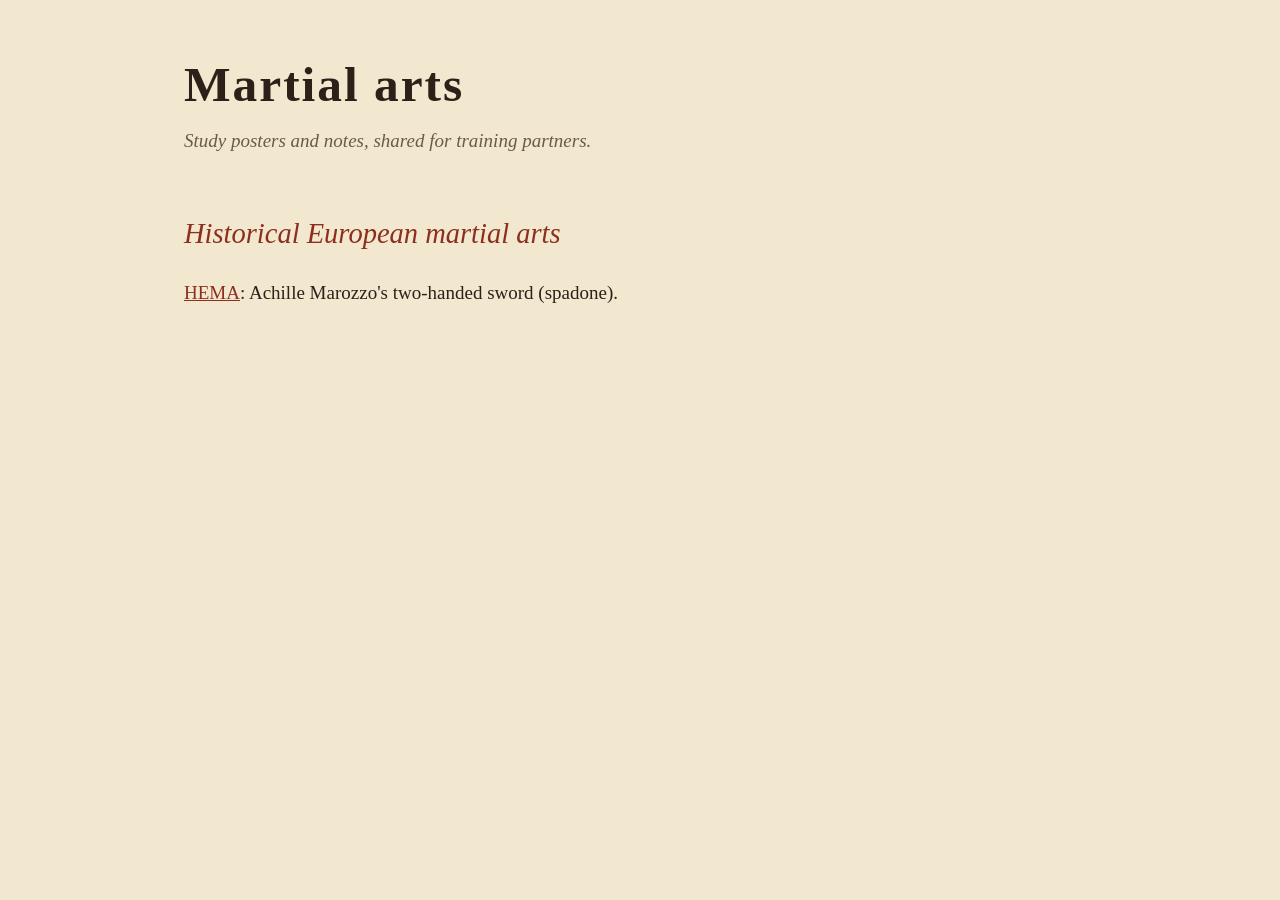
<file: index.html>
<!doctype html>
<html lang="en"><head><meta charset="utf-8"><meta name="viewport" content="width=device-width,initial-scale=1">
<title>Martial arts</title><link rel="stylesheet" href="style.css"></head>
<body><main>
<h1>Martial arts</h1>
<p class="sub">Study posters and notes, shared for training partners.</p>
<h2>Historical European martial arts</h2>
<p><a href="hema/">HEMA</a>: Achille Marozzo's two-handed sword (spadone).</p>
</main></body></html>
</file>
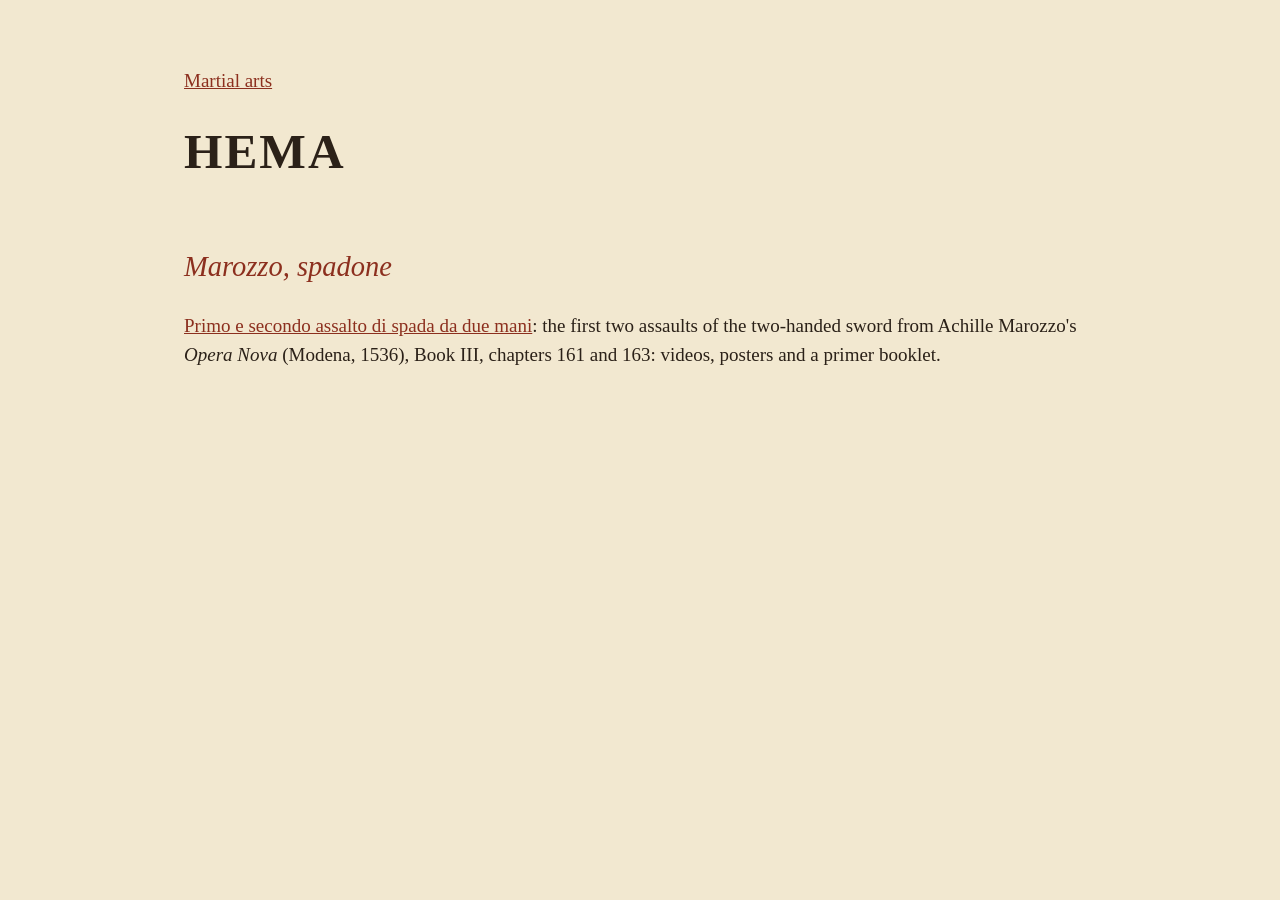
<file: hema/index.html>
<!doctype html>
<html lang="en"><head><meta charset="utf-8"><meta name="viewport" content="width=device-width,initial-scale=1">
<title>HEMA</title><link rel="stylesheet" href="../style.css"></head>
<body><main>
<p><a href="../">Martial arts</a></p>
<h1>HEMA</h1>
<h2>Marozzo, spadone</h2>
<p><a href="marozzo-spadone/">Primo e secondo assalto di spada da due mani</a>: the first two assaults of the two-handed sword from Achille Marozzo's <i>Opera Nova</i> (Modena, 1536), Book III, chapters 161 and 163: videos, posters and a primer booklet.</p>
</main></body></html>
</file>
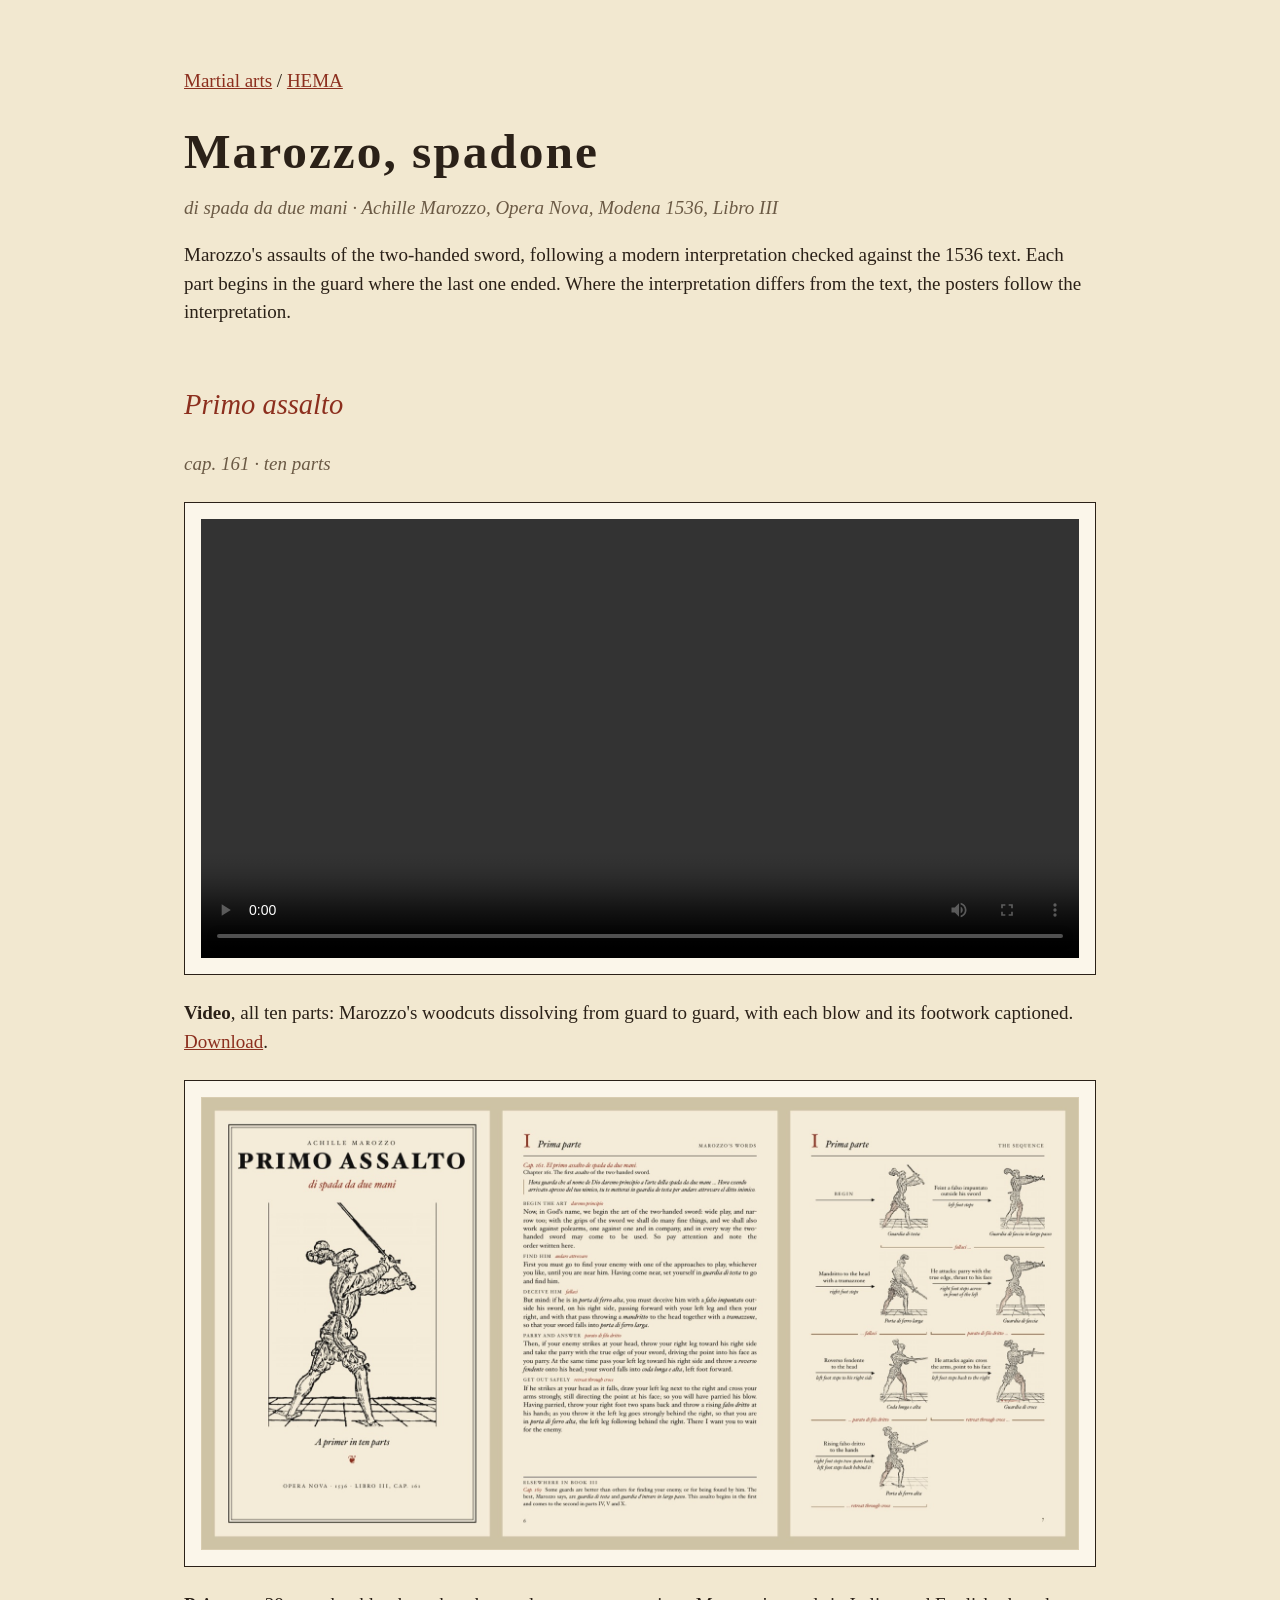
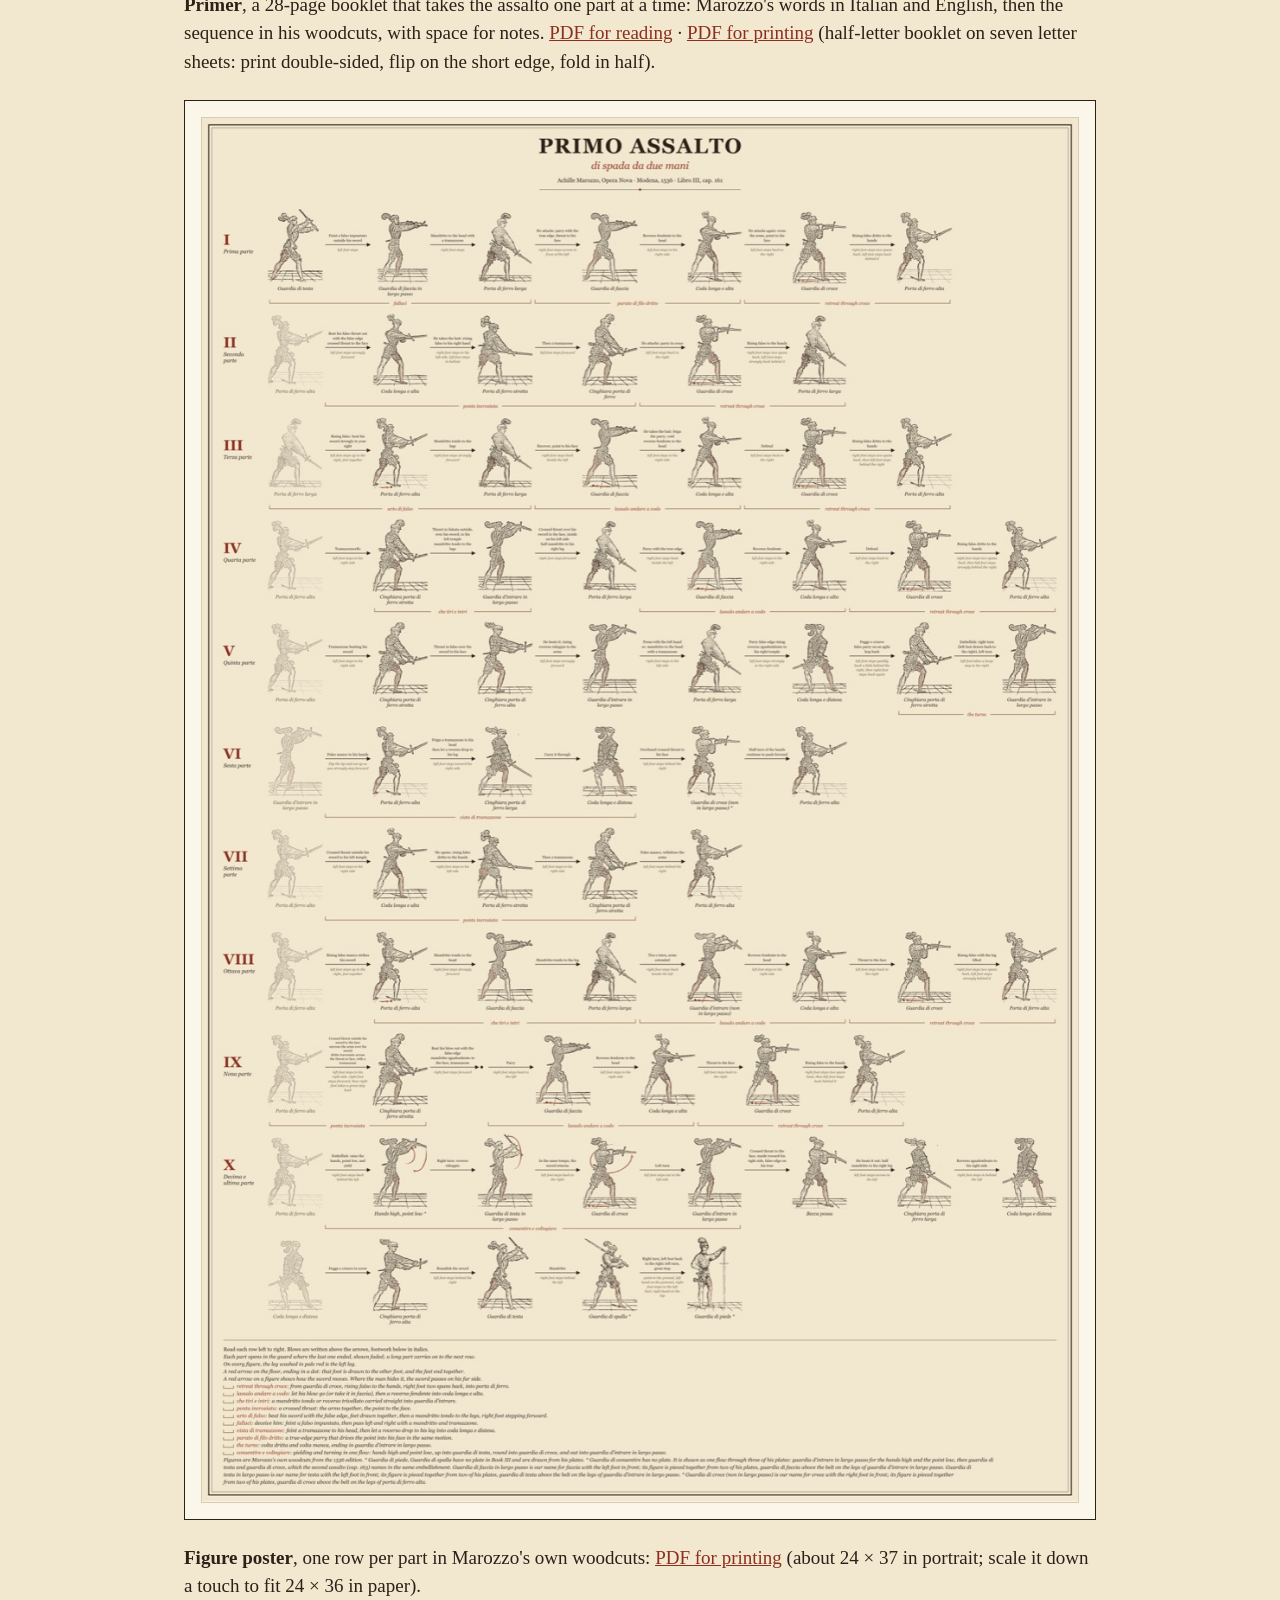
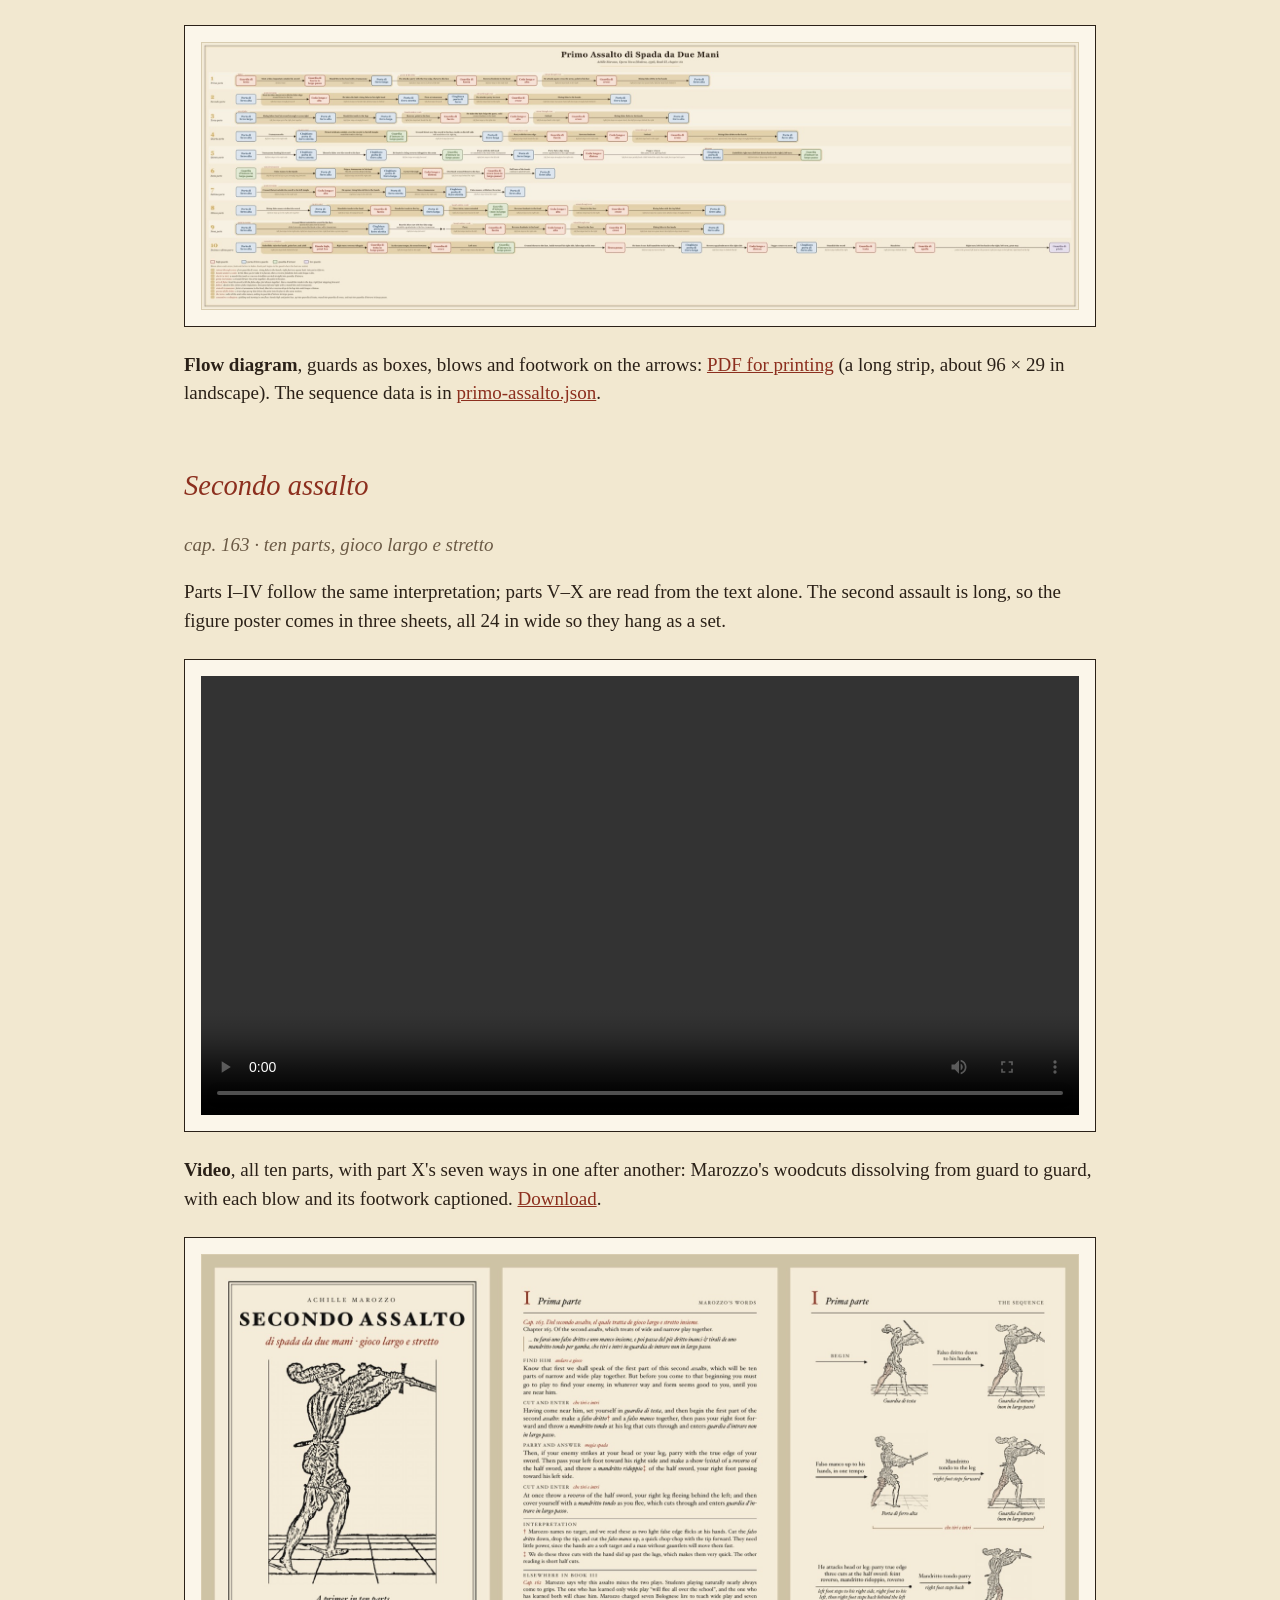
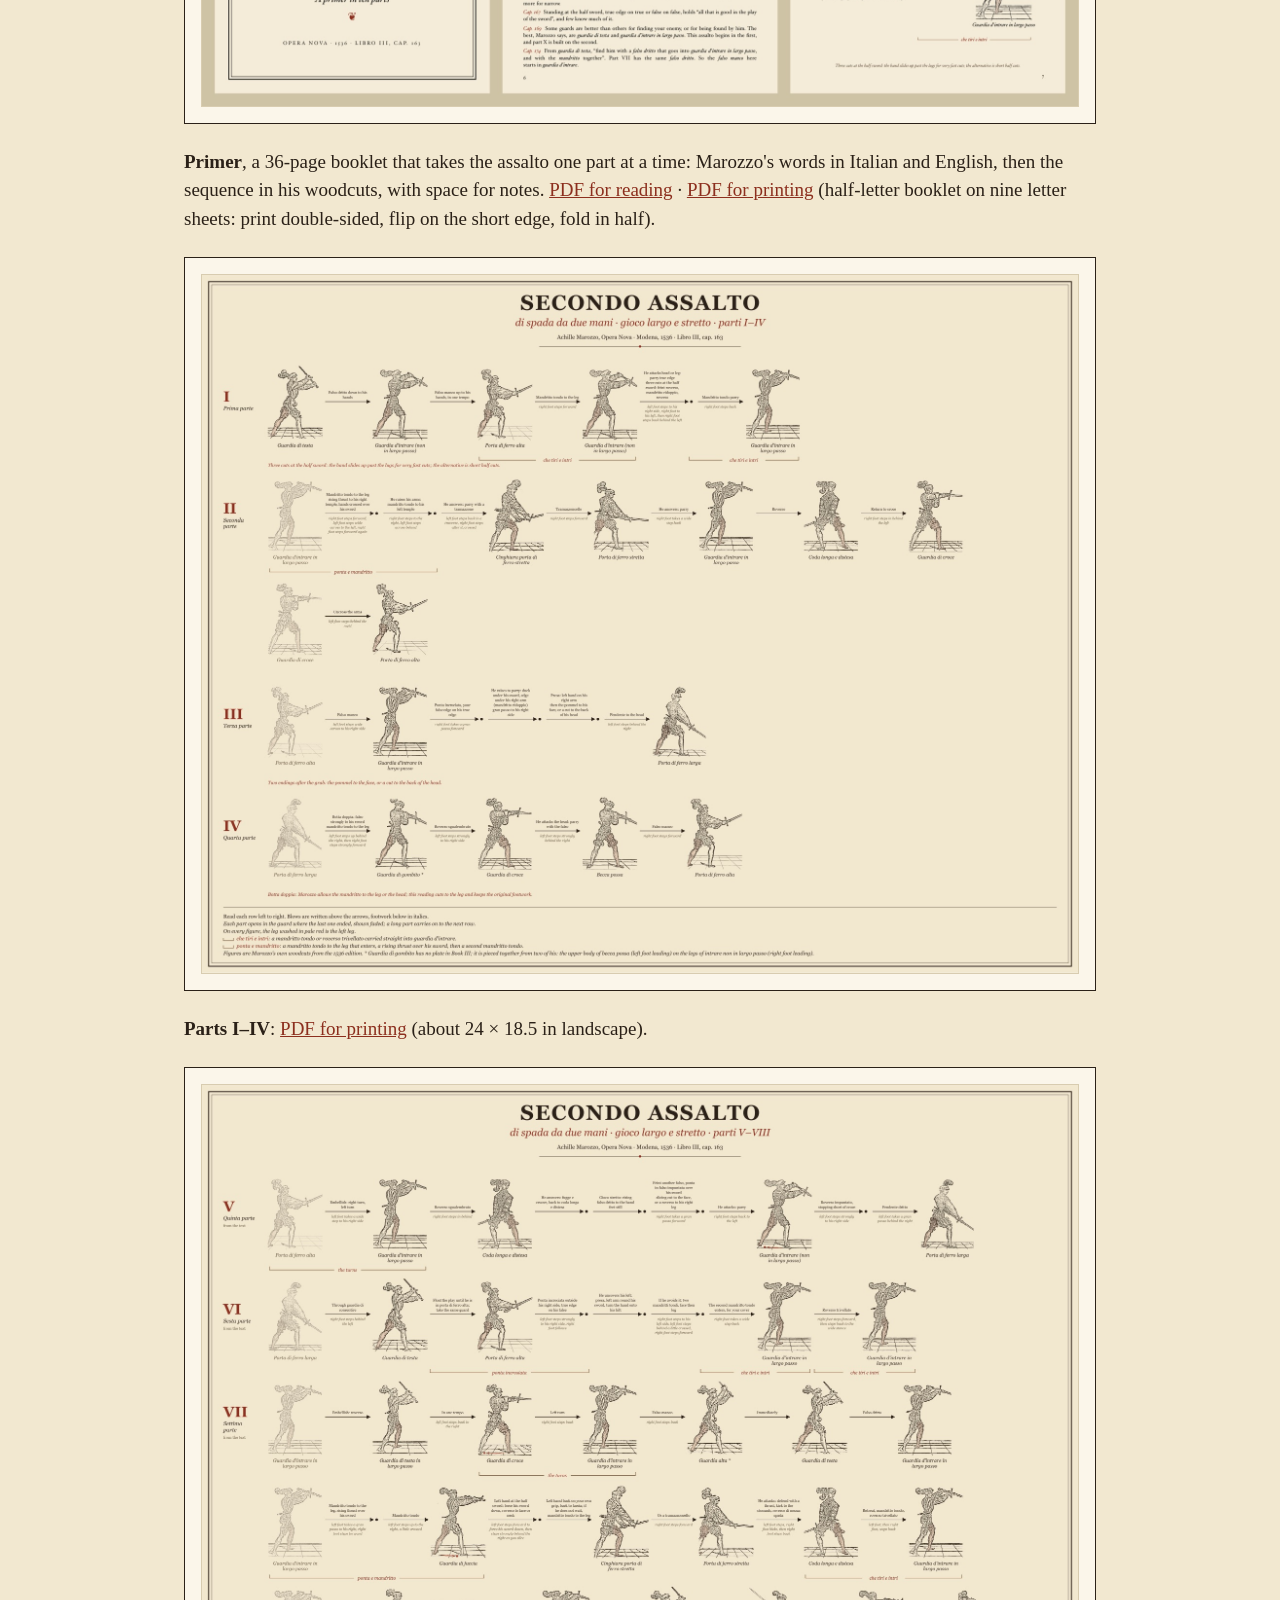
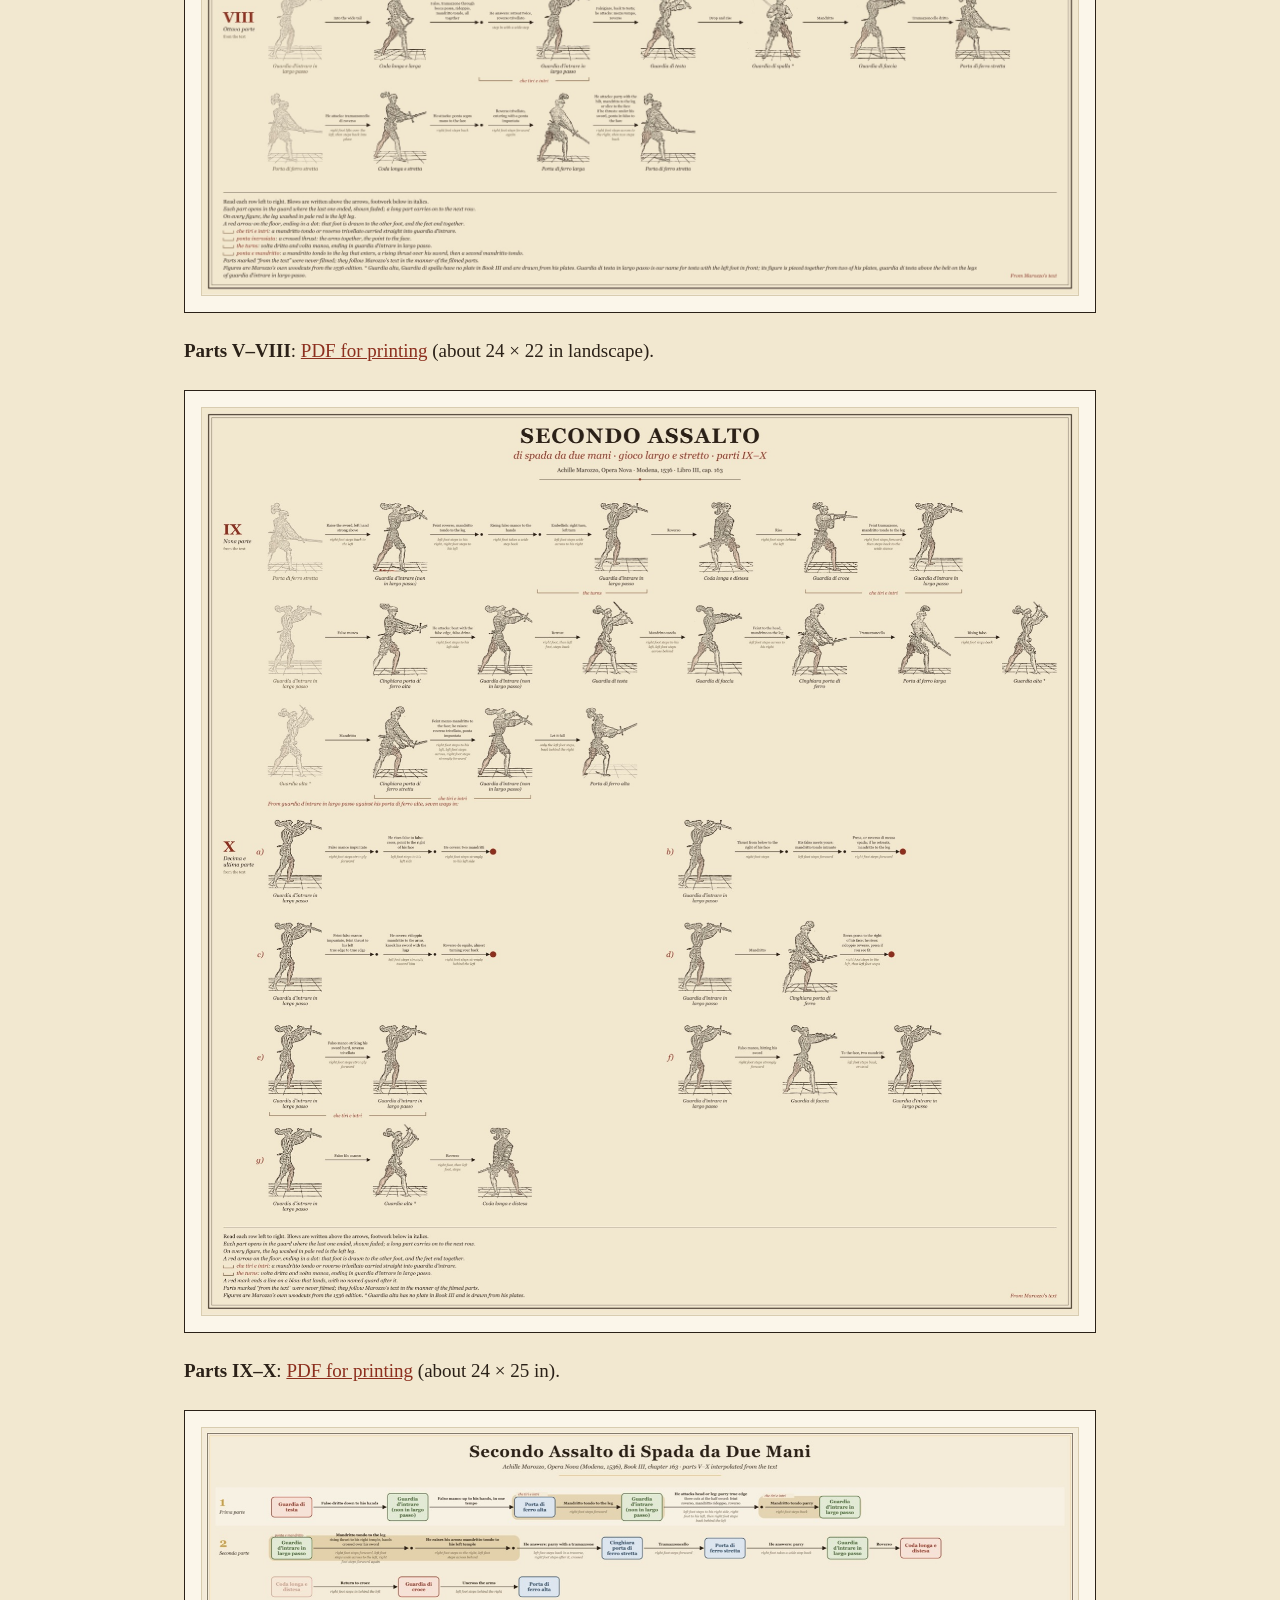
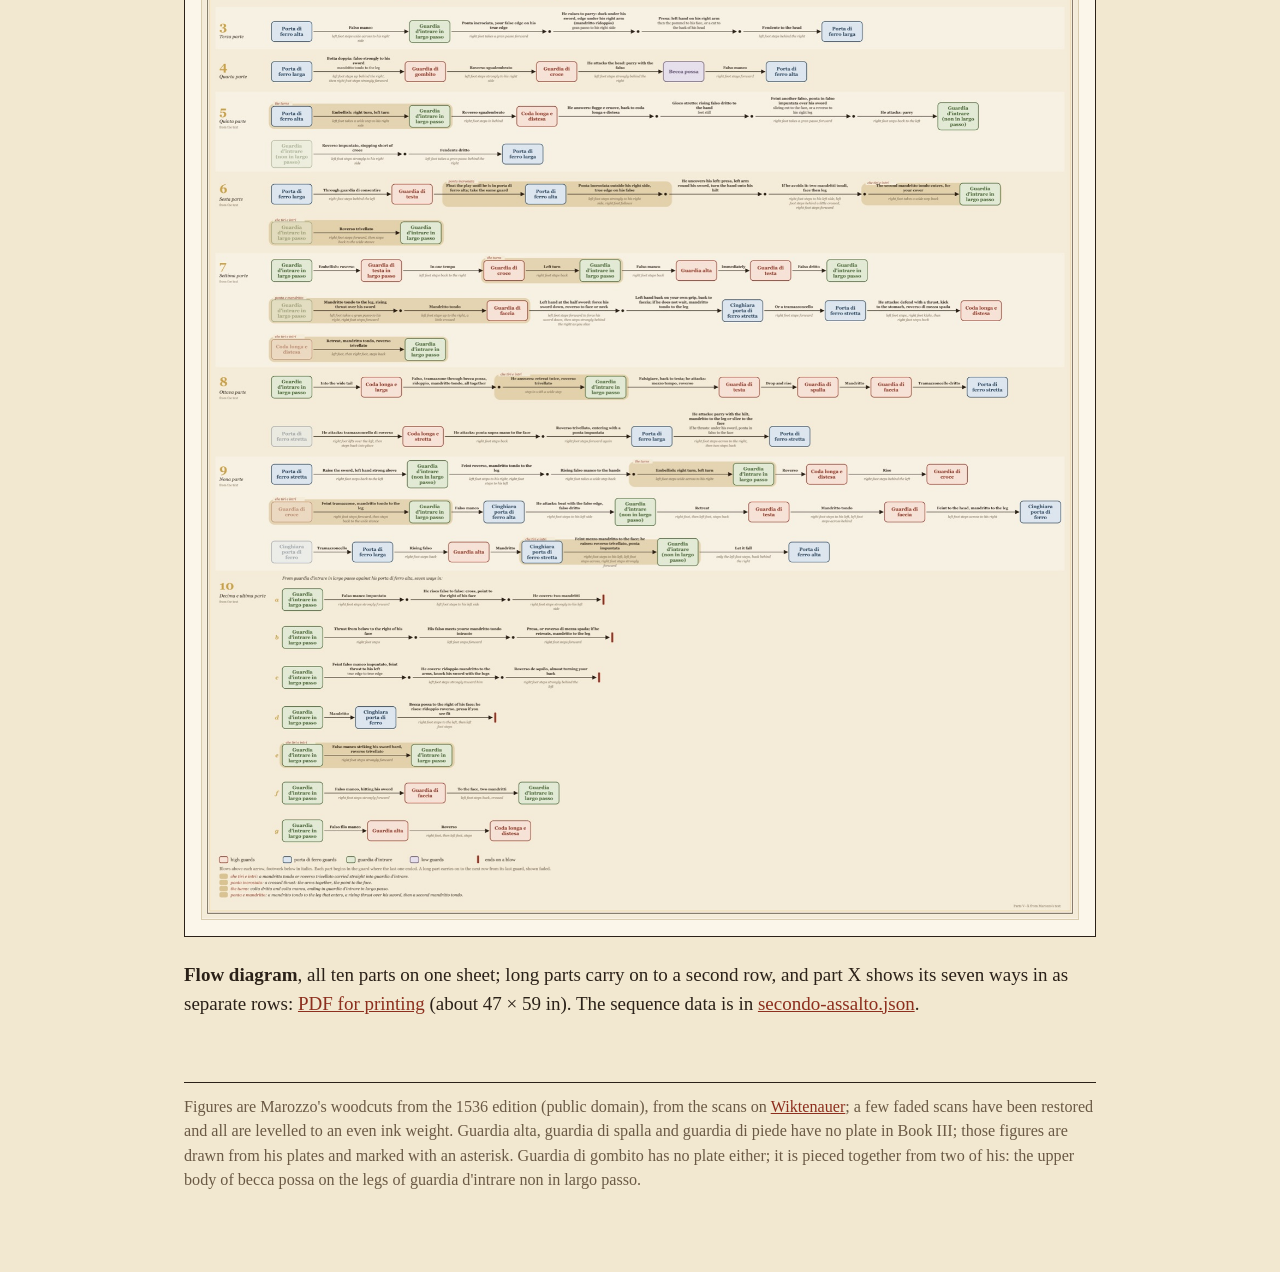
<file: hema/marozzo-spadone/index.html>
<!doctype html>
<html lang="en"><head><meta charset="utf-8"><meta name="viewport" content="width=device-width,initial-scale=1">
<title>Marozzo, spadone: primo e secondo assalto</title><link rel="stylesheet" href="../../style.css"></head>
<body><main>
<p><a href="../../">Martial arts</a> / <a href="../">HEMA</a></p>
<h1>Marozzo, spadone</h1>
<p class="sub">di spada da due mani · Achille Marozzo, <i>Opera Nova</i>, Modena 1536, Libro III</p>
<p>Marozzo's assaults of the two-handed sword, following a modern interpretation checked against
the 1536 text. Each part begins in the guard where the last one ended. Where the interpretation
differs from the text, the posters follow the interpretation.</p>

<h2 id="primo">Primo assalto</h2>
<p class="sub">cap. 161 · ten parts</p>

<div class="card"><video src="primo-assalto.mp4" controls preload="metadata" style="width:100%;display:block"></video></div>
<p class="links"><b>Video</b>, all ten parts: Marozzo's woodcuts dissolving from guard to guard, with each blow and its
footwork captioned. <a href="primo-assalto.mp4">Download</a>.</p>

<a class="card" href="primo-assalto-primer.pdf">
<img src="primo-assalto-primer.jpg" alt="Primer booklet: the cover and the two facing pages of part I">
</a>
<p class="links"><b>Primer</b>, a 28-page booklet that takes the assalto one part at a time: Marozzo's words in
Italian and English, then the sequence in his woodcuts, with space for notes.
<a href="primo-assalto-primer.pdf">PDF for reading</a> ·
<a href="primo-assalto-primer-print.pdf">PDF for printing</a> (half-letter booklet on seven letter sheets:
print double-sided, flip on the short edge, fold in half).</p>

<a class="card" href="primo-assalto-figures.pdf">
<img src="primo-assalto-figures.jpg" alt="Poster: the first assault as a sequence of Marozzo's woodcut figures">
</a>
<p class="links"><b>Figure poster</b>, one row per part in Marozzo's own woodcuts:
<a href="primo-assalto-figures.pdf">PDF for printing</a> (about 24 × 37 in portrait; scale it down a touch to fit 24 × 36 in paper).</p>

<a class="card" href="primo-assalto-flow.pdf">
<img src="primo-assalto-flow.jpg" alt="Poster: the first assault as a flow diagram of guards and blows">
</a>
<p class="links"><b>Flow diagram</b>, guards as boxes, blows and footwork on the arrows:
<a href="primo-assalto-flow.pdf">PDF for printing</a> (a long strip, about 96 × 29 in landscape).
The sequence data is in <a href="primo-assalto.json">primo-assalto.json</a>.</p>

<h2 id="secondo">Secondo assalto</h2>
<p class="sub">cap. 163 · ten parts, gioco largo e stretto</p>
<p>Parts I–IV follow the same interpretation; parts V–X are read from the text alone. The second assault
is long, so the figure poster comes in three sheets, all 24 in wide so they hang as a set.</p>

<div class="card"><video src="secondo-assalto.mp4" controls preload="metadata" style="width:100%;display:block"></video></div>
<p class="links"><b>Video</b>, all ten parts, with part X's seven ways in one after another: Marozzo's woodcuts dissolving from guard to guard, with each blow and its
footwork captioned. <a href="secondo-assalto.mp4">Download</a>.</p>

<a class="card" href="secondo-assalto-primer.pdf">
<img src="secondo-assalto-primer.jpg" alt="Primer booklet: the cover and the two facing pages of part I">
</a>
<p class="links"><b>Primer</b>, a 36-page booklet that takes the assalto one part at a time: Marozzo's words in
Italian and English, then the sequence in his woodcuts, with space for notes.
<a href="secondo-assalto-primer.pdf">PDF for reading</a> ·
<a href="secondo-assalto-primer-print.pdf">PDF for printing</a> (half-letter booklet on nine letter sheets:
print double-sided, flip on the short edge, fold in half).</p>

<a class="card" href="secondo-assalto-figures-I-IV.pdf">
<img src="secondo-assalto-figures-I-IV.jpg" alt="Poster: the second assault, parts I to IV, in Marozzo's woodcut figures">
</a>
<p class="links"><b>Parts I–IV</b>: <a href="secondo-assalto-figures-I-IV.pdf">PDF for printing</a> (about 24 × 18.5 in landscape).</p>

<a class="card" href="secondo-assalto-figures-V-VIII.pdf">
<img src="secondo-assalto-figures-V-VIII.jpg" alt="Poster: the second assault, parts V to VIII, in Marozzo's woodcut figures">
</a>
<p class="links"><b>Parts V–VIII</b>: <a href="secondo-assalto-figures-V-VIII.pdf">PDF for printing</a> (about 24 × 22 in landscape).</p>

<a class="card" href="secondo-assalto-figures-IX-X.pdf">
<img src="secondo-assalto-figures-IX-X.jpg" alt="Poster: the second assault, parts IX and X, in Marozzo's woodcut figures">
</a>
<p class="links"><b>Parts IX–X</b>: <a href="secondo-assalto-figures-IX-X.pdf">PDF for printing</a> (about 24 × 25 in).</p>

<a class="card" href="secondo-assalto-flow.pdf">
<img src="secondo-assalto-flow.jpg" alt="Poster: the second assault as a flow diagram of guards and blows">
</a>
<p class="links"><b>Flow diagram</b>, all ten parts on one sheet; long parts carry on to a second row,
and part X shows its seven ways in as separate rows:
<a href="secondo-assalto-flow.pdf">PDF for printing</a> (about 47 × 59 in).
The sequence data is in <a href="secondo-assalto.json">secondo-assalto.json</a>.</p>

<footer>
Figures are Marozzo's woodcuts from the 1536 edition (public domain), from the scans on
<a href="https://wiktenauer.com/wiki/Achille_Marozzo">Wiktenauer</a>; a few faded scans have been
restored and all are levelled to an even ink weight. Guardia alta, guardia di spalla and guardia di piede
have no plate in Book III; those figures are drawn from his plates and marked with an asterisk.
Guardia di gombito has no plate either; it is pieced together from two of his: the upper body of
becca possa on the legs of guardia d'intrare non in largo passo.
</footer>
</main></body></html>
</file>
<file: style.css>
:root { --ink:#2b2118; --paper:#f2e8d0; --red:#8c2f1e; --muted:#6b5a45; }
* { box-sizing: border-box; }
body { margin:0; background:var(--paper); color:var(--ink);
  font-family: "EB Garamond", Garamond, Georgia, serif; font-size:19px; line-height:1.5; }
main { max-width: 960px; margin: 0 auto; padding: 48px 24px 80px; }
h1 { font-size: 2.6em; letter-spacing: .04em; margin: 0 0 .1em; }
h2 { color: var(--red); font-style: italic; font-weight: normal; margin-top: 2em; }
a { color: var(--red); }
.sub { color: var(--muted); font-style: italic; margin-top: 0; }
.card { display:block; border:1px solid var(--ink); padding:16px; margin:24px 0; background:#fbf6ea; }
.card img { width:100%; display:block; border:1px solid #d8ccb0; }
.links { margin-top: .6em; }
footer { margin-top: 64px; color: var(--muted); font-size: .85em; border-top:1px solid var(--ink); padding-top: 12px; }
</file>
